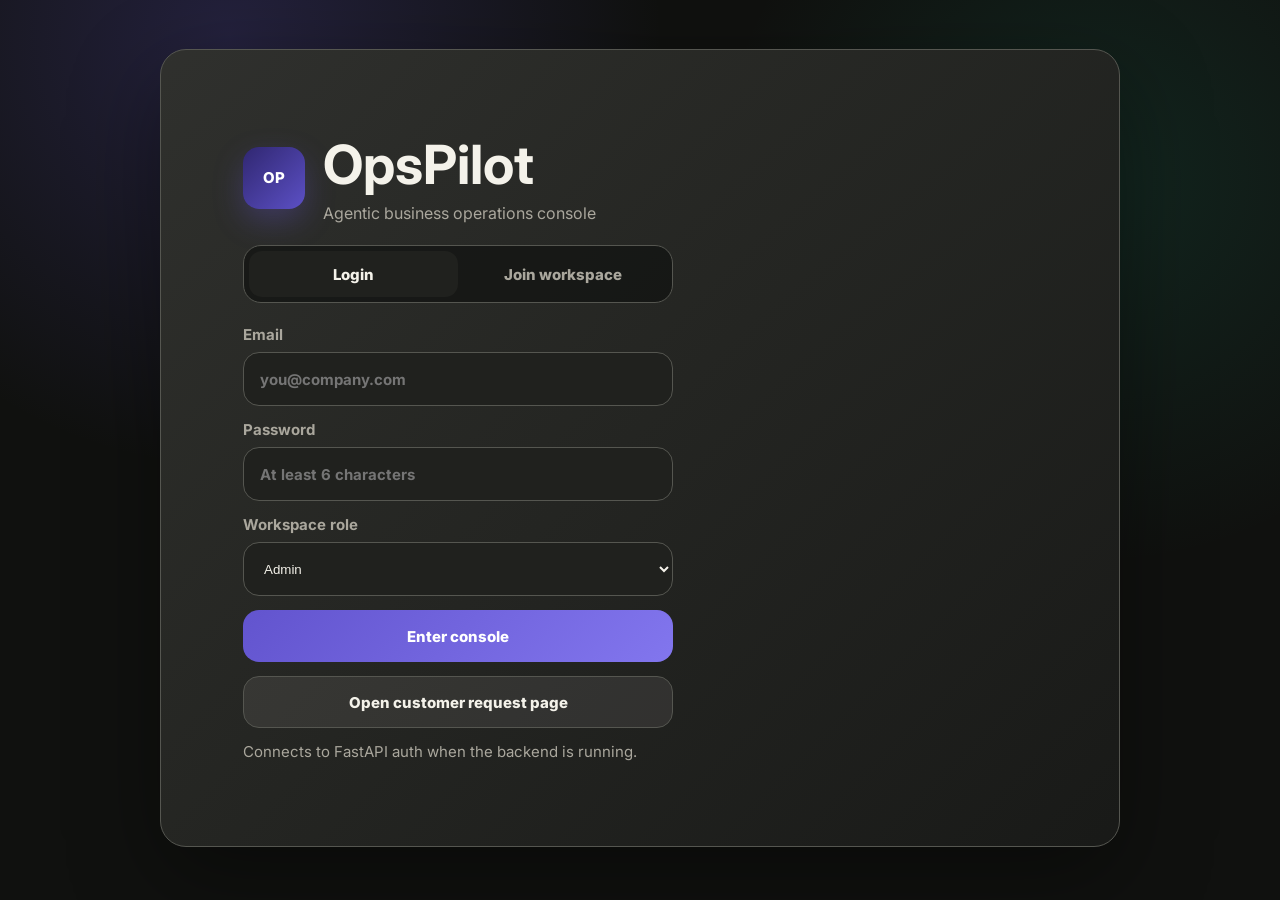
<file: frontend/index.html>
<!doctype html>
<html lang="en">
  <head>
    <meta charset="UTF-8" />
    <meta name="viewport" content="width=device-width, initial-scale=1.0" />
    <title>OpsPilot Console</title>
    <link rel="preconnect" href="https://fonts.googleapis.com" />
    <link rel="preconnect" href="https://fonts.gstatic.com" crossorigin />
    <link href="https://fonts.googleapis.com/css2?family=Inter:wght@400;500;600;700;800&display=swap" rel="stylesheet" />
    <link rel="stylesheet" href="styles.css" />
  </head>

  <body>
    <main class="app-shell">
      <section class="auth-screen" id="authScreen">
        <div class="orbital-card">
          <div class="brand-row">
            <div class="logo-mark">OP</div>
            <div>
              <h1>OpsPilot</h1>
              <p>Agentic business operations console</p>
            </div>
          </div>

          <div class="auth-tabs">
            <button class="active" data-auth-tab="login">Login</button>
            <button data-auth-tab="join">Join workspace</button>
          </div>

          <form id="authForm" class="auth-form">
            <label id="nameField">
              <span>Full name</span>
              <input name="full_name" type="text" autocomplete="name" placeholder="Your name" />
            </label>

            <label>
              <span>Email</span>
              <input name="email" type="email" autocomplete="email" placeholder="you@company.com" required />
            </label>

            <label>
              <span>Password</span>
              <input name="password" type="password" autocomplete="current-password" placeholder="At least 6 characters" required />
            </label>

            <label>
              <span>Workspace role</span>
              <select name="role">
                <option value="admin">Admin</option>
                <option value="operator">Operator</option>
              </select>
            </label>

            <button class="primary-action" type="submit" id="authSubmit">Enter console</button>
            <a class="ghost-link" href="customer.html">Open customer request page</a>

            <p class="form-note" id="authMessage">Connects to FastAPI auth when the backend is running.</p>
          </form>
        </div>
      </section>

      <section class="console-screen hidden" id="consoleScreen">
        <header class="topbar">
          <div class="brand-mini">
            <div class="logo-mark small">OP</div>
            <strong>OpsPilot</strong>
            <span>/</span>
            <span>Console</span>
          </div>

          <div class="top-actions">
            <span class="role-pill" id="roleBadge">Admin</span>
            <button class="model-pill" id="modelButton" data-admin-only><span></span><b id="modelName">gpt-4o</b> · langgraph</button>
            <button class="icon-button" id="themeButton" type="button">Light</button>
            <button class="icon-button" data-panel="profile" type="button">Profile</button>
          </div>
        </header>

        <section class="utility-panel hidden" id="utilityPanel">
          <div class="utility-head">
            <h2 id="utilityTitle">Profile</h2>
            <button class="panel-close" id="panelClose" type="button">Close</button>
          </div>
          <div class="utility-body" id="utilityBody"></div>
        </section>

        <section class="command-wrap">
          <div class="notification-banner hidden" id="notificationBanner">New customer request received.</div>

          <div class="command-bar" id="dropZone">
            <span class="search-icon">⌕</span>
            <input id="taskInput" placeholder="Describe a task, paste an invoice, or drop a file..." />
            <button id="runTaskButton">Run</button>
          </div>

          <div class="quick-row">
            <button id="clearButton">Clear</button>
            <button id="refreshButton">Refresh data</button>
            <button id="summaryButton">Daily summary</button>
          </div>
        </section>

        <section class="live-panel">
          <div class="panel-status">
            <strong><span class="live-dot"></span> LIVE · TASK <span id="liveTaskId">--</span></strong>
            <code id="processingTime">ready</code>
          </div>

          <div class="message-row">
            <div class="person-badge" id="personBadge">IN</div>
            <div class="message-copy">
              <div><strong id="customerName">Current request</strong> <span>waiting for input</span></div>
              <p id="taskText">No task has been processed yet.</p>
            </div>
          </div>

          <div class="agent-grid">
            <div class="reason-card">
              <h2>Reasoning Chain</h2>
              <ul id="reasoningList"></ul>
            </div>

            <div class="output-card">
              <div class="output-heading">
                <h2>Output</h2>
                <div class="confidence-ring"><span id="confidenceValue">--</span></div>
              </div>

              <dl>
                <dt>type</dt>
                <dd id="outType">--</dd>

                <dt>category</dt>
                <dd id="outCategory">--</dd>

                <dt>priority</dt>
                <dd id="outPriority">--</dd>

                <dt>team</dt>
                <dd id="outTeam">--</dd>

                <dt>sla</dt>
                <dd id="outSla">--</dd>
              </dl>
            </div>

            <div class="ai-insight-card">
              <div>
                <h2>AI Suggestions</h2>
                <ul id="suggestionList">
                  <li>No suggestions yet.</li>
                </ul>
              </div>

              <div>
                <div class="reply-head">
                  <h2>Reply Draft</h2>
                  <div class="reply-actions">
                    <button class="mini-action" id="copyReplyButton" type="button">Copy</button>
                    <button class="mini-action" id="sendReplyButton" type="button">Email</button>
                  </div>
                </div>
                <p id="replyDraft">Run a task to generate a response draft.</p>
              </div>
            </div>
          </div>
        </section>

        <section class="analytics-card" id="adminAnalytics">
          <div class="section-heading">
            <h2>Admin analytics</h2>
            <span id="analyticsSummary">No requests yet</span>
          </div>

          <div class="analytics-grid">
            <div><span>High priority</span><strong id="analyticsHigh">0</strong></div>
            <div><span>Tickets</span><strong id="analyticsTickets">0</strong></div>
            <div><span>Invoices</span><strong id="analyticsInvoices">0</strong></div>
            <div><span>Top team</span><strong id="analyticsTopTeam">--</strong></div>
          </div>
        </section>

        <section class="metrics-grid">
          <article>
            <span>Tasks today</span>
            <strong id="metricTasks">0</strong>
            <small>live</small>
            <canvas data-chart="tasks"></canvas>
          </article>

          <article>
            <span>Invoices</span>
            <strong id="metricInvoices">0</strong>
            <small>live</small>
            <canvas data-chart="invoices"></canvas>
          </article>

          <article>
            <span>Latency</span>
            <strong id="metricLatency">--</strong>
            <small>p50</small>
            <canvas data-chart="latency"></canvas>
          </article>

          <article>
            <span>Accuracy</span>
            <strong id="metricAccuracy">--</strong>
            <small>live</small>
            <canvas data-chart="accuracy"></canvas>
          </article>
        </section>

        <section class="workload-card">
          <div class="section-heading">
            <h2>Team workload · today</h2>
            <span id="routedCount">0 tasks routed</span>
          </div>

          <div class="workload-bar">
            <span id="billingBar" style="--w:25%; --c:#6657d6"></span>
            <span id="financeBar" style="--w:25%; --c:#22a87f"></span>
            <span id="supportBar" style="--w:25%; --c:#4b9add"></span>
            <span id="opsBar" style="--w:25%; --c:#ec6a42"></span>
          </div>

          <div class="legend">
            <span><i style="--c:#6657d6"></i>Billing <b id="billingCount">0</b></span>
            <span><i style="--c:#22a87f"></i>Finance <b id="financeCount">0</b></span>
            <span><i style="--c:#4b9add"></i>Support <b id="supportCount">0</b></span>
            <span><i style="--c:#ec6a42"></i>Ops <b id="opsCount">0</b></span>
          </div>
        </section>

        <section class="activity-card">
          <div class="section-heading">
            <h2>Activity stream</h2>
            <div class="filters">
              <button class="active" data-filter="all">All</button>
              <button data-filter="ticket">Tickets</button>
              <button data-filter="invoice">Invoices</button>
            </div>
          </div>

          <div class="console-controls">
            <input id="searchInput" placeholder="Search ID, email, priority, team, status, channel..." />
            <select id="priorityFilter">
              <option value="all">All priorities</option>
              <option value="High">High</option>
              <option value="Med">Med</option>
              <option value="Low">Low</option>
            </select>
            <select id="statusFilter">
              <option value="all">All status</option>
              <option value="New">New</option>
              <option value="In Progress">In Progress</option>
              <option value="Waiting Customer">Waiting Customer</option>
              <option value="Resolved">Resolved</option>
            </select>
            <select id="channelFilter">
              <option value="all">All channels</option>
              <option value="Website Form">Website Form</option>
              <option value="Email">Email</option>
              <option value="WhatsApp">WhatsApp</option>
              <option value="Telegram">Telegram</option>
              <option value="Invoice Upload">Invoice Upload</option>
              <option value="Manual Entry">Manual Entry</option>
              <option value="Console">Console</option>
            </select>
            <button id="viewToggle" type="button">Kanban view</button>
            <button id="exportButton" type="button">Export CSV</button>
          </div>

          <div class="activity-list" id="activityList"></div>
        </section>

        <section class="kanban-card hidden" id="kanbanCard">
          <div class="section-heading">
            <h2>Kanban board</h2>
            <span>Grouped by workflow status</span>
          </div>
          <div class="kanban-grid" id="kanbanGrid"></div>
        </section>

        <section class="summary-card hidden" id="summaryCard">
          <div class="section-heading">
            <h2>Daily AI summary</h2>
            <button class="panel-close" id="summaryClose" type="button">Close</button>
          </div>
          <p id="summaryText"></p>
        </section>

        <section class="ticket-detail-card hidden" id="ticketDetail">
          <div class="section-heading">
            <h2>Ticket detail</h2>
            <button class="panel-close" id="detailClose" type="button">Close</button>
          </div>

          <div class="detail-grid">
            <div class="detail-main">
              <span id="detailMeta">Select a request</span>
              <h3 id="detailTitle">No ticket selected</h3>
              <p id="detailMessage">Click any activity item to open details.</p>
            </div>

            <div class="detail-side">
              <div><span>Status</span><strong id="detailStatus">--</strong></div>
              <div><span>SLA</span><strong id="detailSla">--</strong></div>
              <div><span>Sentiment</span><strong id="detailSentiment">--</strong></div>
              <div><span>Channel</span><strong id="detailChannel">--</strong></div>
            </div>
          </div>

          <div class="status-row">
            <button data-status="New" type="button">New</button>
            <button data-status="In Progress" type="button">In Progress</button>
            <button data-status="Waiting Customer" type="button">Waiting Customer</button>
            <button data-status="Resolved" type="button">Resolved</button>
            <button id="escalateButton" type="button">Escalate</button>
          </div>

          <div class="knowledge-box">
            <h3>Knowledge suggestions</h3>
            <ul id="knowledgeList">
              <li>No article selected.</li>
            </ul>
          </div>

          <div class="notes-grid">
            <form class="note-form" id="noteForm">
              <h3>Internal notes</h3>
              <textarea id="noteInput" placeholder="Add private note for this request..."></textarea>
              <button class="mini-action" type="submit">Add note</button>
            </form>

            <div class="timeline-box">
              <h3>Activity timeline</h3>
              <ul id="timelineList">
                <li>No timeline yet.</li>
              </ul>
            </div>
          </div>
        </section>
      </section>
    </main>

    <script src="app.js?v=advanced-intake-1"></script>
  </body>
</html>
</file>
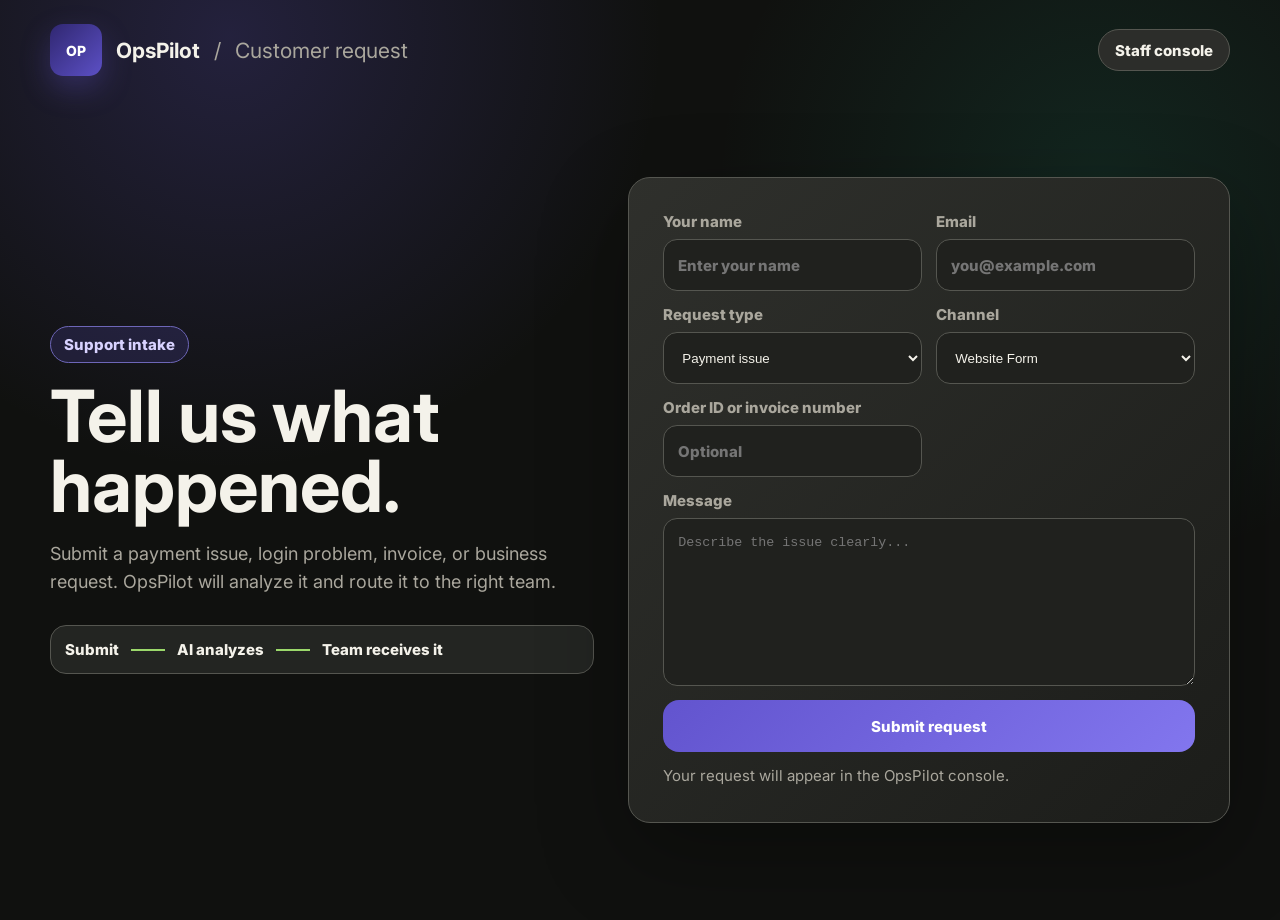
<file: frontend/customer.html>
<!doctype html>
<html lang="en">
  <head>
    <meta charset="UTF-8" />
    <meta name="viewport" content="width=device-width, initial-scale=1.0" />
    <title>Submit Request | OpsPilot</title>
    <link rel="preconnect" href="https://fonts.googleapis.com" />
    <link rel="preconnect" href="https://fonts.gstatic.com" crossorigin />
    <link href="https://fonts.googleapis.com/css2?family=Inter:wght@400;500;600;700;800&display=swap" rel="stylesheet" />
    <link rel="stylesheet" href="styles.css" />
  </head>

  <body>
    <main class="customer-shell">
      <header class="customer-topbar">
        <a class="brand-mini" href="index.html">
          <div class="logo-mark small">OP</div>
          <strong>OpsPilot</strong>
          <span>/</span>
          <span>Customer request</span>
        </a>

        <a class="icon-button" href="index.html">Staff console</a>
      </header>

      <section class="customer-layout">
        <div class="customer-copy">
          <span class="eyebrow">Support intake</span>
          <h1>Tell us what happened.</h1>
          <p>
            Submit a payment issue, login problem, invoice, or business request. OpsPilot will analyze it and route it to the right team.
          </p>

          <div class="flow-strip">
            <span>Submit</span>
            <i></i>
            <span>AI analyzes</span>
            <i></i>
            <span>Team receives it</span>
          </div>
        </div>

        <form class="customer-form" id="customerForm">
          <label>
            <span>Your name</span>
            <input name="customer_name" type="text" placeholder="Enter your name" required />
          </label>

          <label>
            <span>Email</span>
            <input name="email" type="email" placeholder="you@example.com" required />
          </label>

          <label>
            <span>Request type</span>
            <select name="request_type">
              <option value="Payment issue">Payment issue</option>
              <option value="Login problem">Login problem</option>
              <option value="Invoice">Invoice</option>
              <option value="General request">General request</option>
            </select>
          </label>

          <label>
            <span>Channel</span>
            <select name="channel">
              <option value="Website Form">Website Form</option>
              <option value="Email">Email</option>
              <option value="WhatsApp">WhatsApp</option>
              <option value="Telegram">Telegram</option>
              <option value="Invoice Upload">Invoice Upload</option>
              <option value="Manual Entry">Manual Entry</option>
            </select>
          </label>

          <label>
            <span>Order ID or invoice number</span>
            <input name="reference" type="text" placeholder="Optional" />
          </label>

          <label class="full-field">
            <span>Message</span>
            <textarea name="message" placeholder="Describe the issue clearly..." required></textarea>
          </label>

          <button class="primary-action" type="submit" id="customerSubmit">Submit request</button>
          <p class="form-note" id="customerMessage">Your request will appear in the OpsPilot console.</p>
        </form>
      </section>
    </main>

    <script src="customer.js?v=multi-channel-1"></script>
  </body>
</html>
</file>
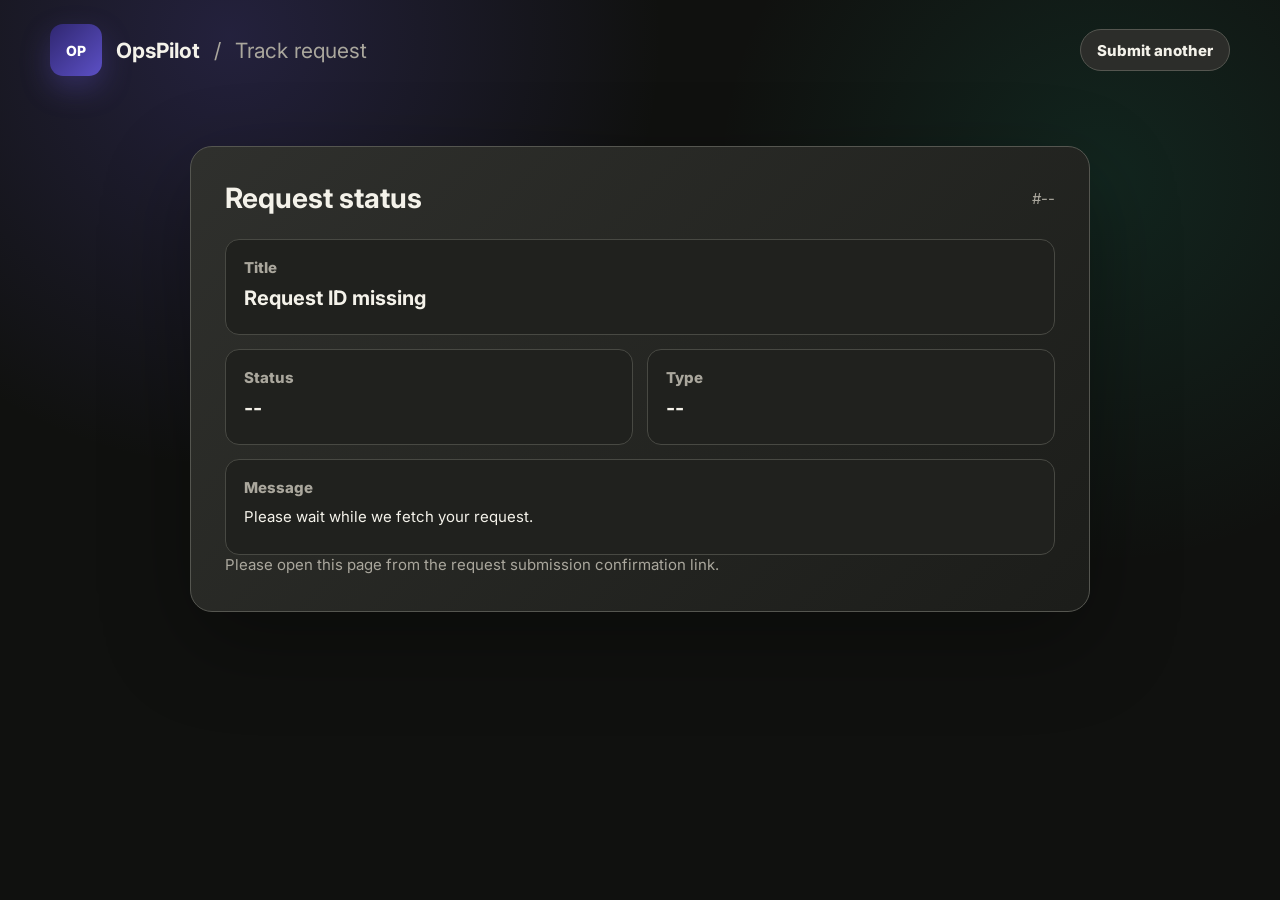
<file: frontend/track.html>
<!doctype html>
<html lang="en">
  <head>
    <meta charset="UTF-8" />
    <meta name="viewport" content="width=device-width, initial-scale=1.0" />
    <title>Track Request | OpsPilot</title>
    <link rel="preconnect" href="https://fonts.googleapis.com" />
    <link rel="preconnect" href="https://fonts.gstatic.com" crossorigin />
    <link href="https://fonts.googleapis.com/css2?family=Inter:wght@400;500;600;700;800&display=swap" rel="stylesheet" />
    <link rel="stylesheet" href="styles.css" />
  </head>

  <body>
    <main class="customer-shell">
      <header class="customer-topbar">
        <a class="brand-mini" href="customer.html">
          <div class="logo-mark small">OP</div>
          <strong>OpsPilot</strong>
          <span>/</span>
          <span>Track request</span>
        </a>

        <a class="icon-button" href="customer.html">Submit another</a>
      </header>

      <section class="track-card">
        <div class="section-heading">
          <h1>Request status</h1>
          <span id="trackId">#--</span>
        </div>

        <div class="track-grid">
          <div>
            <span>Title</span>
            <strong id="trackTitle">Loading...</strong>
          </div>
          <div>
            <span>Status</span>
            <strong id="trackStatus">--</strong>
          </div>
          <div>
            <span>Type</span>
            <strong id="trackType">--</strong>
          </div>
          <div>
            <span>Message</span>
            <p id="trackMessage">Please wait while we fetch your request.</p>
          </div>
        </div>

        <p class="form-note" id="trackNote">This status is loaded from OpsPilot.</p>
      </section>
    </main>

    <script src="track.js?v=tracking-1"></script>
  </body>
</html>
</file>
<file: frontend/styles.css>
:root {
  color-scheme: dark;
  --bg: #10110f;
  --panel: #2c2d2a;
  --panel-soft: #343531;
  --ink: #f4f2ea;
  --muted: #aaa79d;
  --line: #555650;
  --purple: #6254ce;
  --purple-deep: #2b256d;
  --green: #9bd86b;
  --teal: #1fa480;
  --orange: #cf552a;
  --blue: #4995d8;
}

body[data-theme="light"] {
  color-scheme: light;
  --bg: #f4f5f1;
  --panel: #ffffff;
  --panel-soft: #f2f3ef;
  --ink: #1d211b;
  --muted: #686c63;
  --line: #d5d8cf;
  --purple-deep: #e9e6ff;
}

* { box-sizing: border-box; }

body {
  margin: 0;
  min-height: 100vh;
  font-family: Inter, system-ui, -apple-system, BlinkMacSystemFont, "Segoe UI", sans-serif;
  background:
    radial-gradient(circle at 18% 4%, rgba(98, 84, 206, .24), transparent 27rem),
    radial-gradient(circle at 86% 20%, rgba(31, 164, 128, .14), transparent 24rem),
    var(--bg);
  color: var(--ink);
  font-size: 15px;
}

button, input { font: inherit; }
button { cursor: pointer; }
a { color: inherit; text-decoration: none; }

.app-shell {
  width: min(1470px, calc(100% - 28px));
  margin: 0 auto;
  padding: 24px 0 28px;
}

.hidden { display: none !important; }

.console-screen { position: relative; }

.auth-screen {
  min-height: calc(100vh - 52px);
  display: grid;
  place-items: center;
}

.orbital-card {
  position: relative;
  width: min(960px, 100%);
  min-height: 620px;
  display: grid;
  align-content: center;
  gap: 22px;
  overflow: hidden;
  padding: clamp(28px, 7vw, 82px);
  border: 1px solid var(--line);
  border-radius: 26px;
  background: linear-gradient(135deg, rgba(48, 49, 45, .96), rgba(25, 26, 24, .97));
  box-shadow: 0 30px 90px rgba(0,0,0,.38);
}

.brand-row, .brand-mini, .top-actions, .quick-row, .section-heading, .legend, .filters, .utility-head, .output-heading, .reply-head {
  display: flex;
  align-items: center;
}

.brand-row { gap: 18px; position: relative; z-index: 1; }
.brand-row h1 { margin: 0; font-size: clamp(34px, 5vw, 54px); letter-spacing: 0; }
.brand-row p { margin: 6px 0 0; color: var(--muted); font-size: 16px; }

.logo-mark {
  display: grid;
  place-items: center;
  width: 62px;
  height: 62px;
  border-radius: 16px;
  background: linear-gradient(135deg, #302771, #5c50c5);
  color: white;
  font-weight: 800;
  box-shadow: 0 12px 30px rgba(98,84,206,.32);
}

.logo-mark.small { width: 52px; height: 52px; border-radius: 13px; font-size: 14px; }

.auth-tabs {
  position: relative;
  z-index: 1;
  width: min(430px, 100%);
  display: grid;
  grid-template-columns: 1fr 1fr;
  padding: 5px;
  border: 1px solid var(--line);
  border-radius: 18px;
  background: rgba(17,18,16,.7);
}

.auth-tabs button, .filters button, .quick-row button, .icon-button {
  border: 0;
  color: var(--muted);
  background: transparent;
}

.auth-tabs button {
  min-height: 46px;
  border-radius: 13px;
  font-weight: 800;
}

.auth-tabs button.active, .filters button.active {
  background: #20211e;
  color: var(--ink);
}

.auth-form {
  position: relative;
  z-index: 1;
  width: min(430px, 100%);
  display: grid;
  gap: 14px;
}

.auth-form label { display: grid; gap: 8px; color: var(--muted); font-weight: 700; }
.auth-form input, .auth-form select, .command-bar input {
  width: 100%;
  border: 1px solid var(--line);
  border-radius: 16px;
  background: #20211e;
  color: var(--ink);
  outline: 0;
}

.auth-form input, .auth-form select { height: 54px; padding: 0 16px; }
.auth-form input:focus, .command-bar:focus-within { border-color: #a79cff; box-shadow: 0 0 0 4px rgba(98,84,206,.2); }

.primary-action, .ghost-action, .ghost-link, .command-bar button {
  display: grid;
  place-items: center;
  min-height: 52px;
  border: 0;
  border-radius: 16px;
  color: white;
  font-weight: 800;
  background: linear-gradient(135deg, var(--purple), #8276ee);
}

.ghost-action, .ghost-link {
  color: var(--ink);
  background: rgba(244,242,234,.08);
  border: 1px solid var(--line);
}

.form-note { min-height: 22px; margin: 0; color: var(--muted); }
.form-note a { color: var(--green); font-weight: 800; }

.topbar {
  position: relative;
  z-index: 20;
  display: flex;
  justify-content: space-between;
  gap: 20px;
  align-items: center;
  margin-bottom: 24px;
}

.brand-mini { gap: 14px; font-size: 21px; }
.brand-mini span { color: var(--muted); }
.top-actions { gap: 12px; }

.model-pill, .icon-button, .role-pill {
  min-height: 42px;
  border: 0;
  border-radius: 24px;
  font-weight: 800;
}

.role-pill {
  display: inline-flex;
  align-items: center;
  padding: 0 14px;
  border: 1px solid rgba(155,216,107,.5);
  color: #dff7cf;
  background: rgba(155,216,107,.12);
}

.model-pill {
  display: flex;
  gap: 9px;
  align-items: center;
  padding: 0 18px;
  color: #223b14;
  background: #edf8e6;
}

.model-pill span {
  width: 12px;
  height: 12px;
  border-radius: 50%;
  background: #6aa72a;
}

.icon-button {
  display: inline-flex;
  align-items: center;
  justify-content: center;
  padding: 0 16px;
  border: 1px solid var(--line);
  color: var(--ink);
  background: var(--panel);
}

.icon-button.active, .icon-button:hover {
  border-color: #a79cff;
  background: #353341;
}

.utility-panel {
  position: absolute;
  top: 72px;
  right: 0;
  z-index: 10;
  width: min(420px, calc(100vw - 32px));
  padding: 16px;
  border: 1px solid var(--line);
  border-radius: 16px;
  background: #252622;
  box-shadow: 0 22px 70px rgba(0,0,0,.42);
}

.utility-head {
  justify-content: space-between;
  gap: 14px;
  margin-bottom: 16px;
}

.utility-head h2 {
  margin: 0;
  font-size: 18px;
}

.panel-close {
  min-height: 36px;
  padding: 0 13px;
  border: 1px solid var(--line);
  border-radius: 999px;
  color: var(--ink);
  background: #20211e;
}

.utility-body {
  display: grid;
  gap: 14px;
}

.utility-grid {
  display: grid;
  grid-template-columns: repeat(3, 1fr);
  gap: 14px;
}

.utility-tile {
  min-height: 94px;
  padding: 16px;
  border: 1px solid #484943;
  border-radius: 12px;
  background: #20211e;
}

.utility-tile span, .utility-row span {
  display: block;
  color: var(--muted);
  font-size: 13px;
  margin-bottom: 7px;
}

.utility-tile strong {
  font-size: 18px;
}

.about-box {
  padding: 16px;
  border: 1px solid #484943;
  border-radius: 12px;
  background: #20211e;
}

.about-box h3 {
  margin: 0 0 8px;
  font-size: 17px;
}

.about-box p {
  margin: 0;
  color: var(--muted);
  line-height: 1.5;
}

.profile-actions {
  display: grid;
  grid-template-columns: 1fr 1fr;
  gap: 10px;
}

.profile-actions button, .profile-actions a {
  min-height: 42px;
  display: grid;
  place-items: center;
  border: 1px solid var(--line);
  border-radius: 12px;
  color: var(--ink);
  background: #2f302c;
  font-weight: 800;
}

.profile-actions button:hover, .profile-actions a:hover {
  border-color: #a79cff;
  background: #353341;
}

.utility-list {
  display: grid;
  gap: 8px;
}

.utility-row {
  display: grid;
  grid-template-columns: 76px 1fr 72px;
  align-items: center;
  gap: 12px;
  min-height: 44px;
  padding: 10px 12px;
  border: 1px solid #484943;
  border-radius: 10px;
  background: #20211e;
}

.mini-action {
  min-height: 34px;
  border: 1px solid var(--line);
  border-radius: 999px;
  color: var(--ink);
  background: #2f302c;
}

.settings-form {
  display: grid;
  grid-template-columns: 1fr 150px 130px auto;
  gap: 12px;
  align-items: end;
}

.settings-form label {
  display: grid;
  gap: 7px;
  color: var(--muted);
  font-weight: 700;
}

.settings-form input, .settings-form select {
  min-height: 42px;
  border: 1px solid var(--line);
  border-radius: 12px;
  padding: 0 12px;
  color: var(--ink);
  background: #20211e;
}

.settings-form button {
  min-height: 42px;
  border: 0;
  border-radius: 12px;
  padding: 0 16px;
  color: white;
  font-weight: 800;
  background: var(--purple);
}

.command-wrap { display: grid; gap: 12px; margin-bottom: 24px; }

.notification-banner {
  min-height: 46px;
  display: grid;
  align-items: center;
  padding: 0 18px;
  border: 1px solid rgba(155,216,107,.55);
  border-radius: 14px;
  color: #dcf9cc;
  background: rgba(44,78,32,.55);
  font-weight: 800;
}

.command-bar {
  display: grid;
  grid-template-columns: auto 1fr auto;
  align-items: center;
  gap: 14px;
  min-height: 76px;
  padding: 0 12px 0 24px;
  border: 1px solid var(--line);
  border-radius: 20px;
  background: var(--panel);
  transition: .2s ease;
}

.command-bar.dragging { transform: translateY(-2px); border-color: var(--green); }
.search-icon { color: var(--muted); font-size: 34px; }
.command-bar input { border: 0; background: transparent; font-size: 18px; }
.command-bar button { min-width: 112px; }

.quick-row { gap: 10px; flex-wrap: wrap; }
.quick-row button {
  min-height: 38px;
  padding: 0 14px;
  border: 1px solid var(--line);
  border-radius: 999px;
  background: rgba(244,242,234,.06);
}

.live-panel, .workload-card, .activity-card, .analytics-card, .ticket-detail-card, .kanban-card, .summary-card, .metrics-grid article {
  border: 1px solid var(--line);
  background: var(--panel);
  box-shadow: inset 0 1px rgba(255,255,255,.04);
}

.live-panel {
  overflow: hidden;
  border-color: #a79cff;
  border-radius: 20px;
  margin-bottom: 24px;
}

.panel-status {
  display: flex;
  justify-content: space-between;
  gap: 16px;
  align-items: center;
  padding: 18px 28px;
  background: var(--purple-deep);
}

.live-dot {
  display: inline-block;
  width: 13px;
  height: 13px;
  margin-right: 12px;
  border-radius: 50%;
  background: var(--green);
  box-shadow: 0 0 0 0 rgba(155,216,107,.8);
  animation: pulse 1.5s infinite;
}

@keyframes pulse {
  70% { box-shadow: 0 0 0 12px rgba(155,216,107,0); }
}

.panel-status code { color: #aaa1e5; font-size: 18px; font-weight: 800; }
.message-row { display: grid; grid-template-columns: 58px 1fr; gap: 18px; padding: 30px 32px; }
.person-badge {
  display: grid;
  place-items: center;
  width: 56px;
  height: 56px;
  border-radius: 50%;
  background: #faece8;
  color: #723b2c;
  font-weight: 800;
}

.message-copy span { color: var(--muted); margin-left: 10px; }
.message-copy p {
  margin: 10px 0 0;
  padding: 18px 20px;
  border-radius: 16px;
  background: #22231f;
  font-size: 18px;
  line-height: 1.5;
}

.agent-grid {
  display: grid;
  grid-template-columns: 1.15fr 1fr;
  gap: 24px;
  padding: 0 32px 30px;
}

.reason-card, .output-card, .ai-insight-card {
  min-height: 270px;
  border-radius: 16px;
  padding: 28px;
}

.reason-card { background: #242520; }
.reason-card h2, .output-card h2, .ai-insight-card h2, .section-heading h2 {
  margin: 0;
  font-size: 17px;
  text-transform: none;
}

.reason-card h2, .output-card h2, .ai-insight-card h2 {
  margin-bottom: 22px;
  color: #cbc8bf;
  text-transform: uppercase;
  letter-spacing: 0;
}

.reason-card ul { list-style: none; display: grid; gap: 16px; padding: 0; margin: 0; }
.reason-card li {
  display: grid;
  grid-template-columns: 28px 1fr auto;
  align-items: center;
  gap: 16px;
  min-height: 36px;
  color: var(--muted);
  font-size: 16px;
}

.reason-card li.done { color: var(--ink); }
.reason-card li.active {
  padding: 9px 12px;
  margin-left: -12px;
  border-radius: 10px;
  color: #6b61c6;
  background: #ededff;
}

.reason-card i {
  width: 24px;
  height: 24px;
  border: 2px solid #666762;
  border-radius: 50%;
}

.reason-card li.done i { border: 0; border-radius: 0; }
.reason-card li.done i::before { content: "✓"; color: var(--teal); font-size: 28px; }
.reason-card li.active i { border: 0; background: var(--purple); }
.reason-card small { color: var(--muted); }

.output-card {
  background: var(--purple-deep);
}

.ai-insight-card {
  grid-column: 1 / -1;
  min-height: 0;
  display: grid;
  grid-template-columns: 1fr 1fr;
  gap: 22px;
  background: #20211e;
}

.output-heading {
  justify-content: space-between;
  gap: 18px;
  margin-bottom: 22px;
}

.output-card .output-heading h2 {
  margin-bottom: 0;
}

.confidence-ring {
  position: relative;
  flex: 0 0 auto;
  width: 70px;
  height: 70px;
  display: grid;
  place-items: center;
  border-radius: 50%;
  background: conic-gradient(var(--green) 0 352deg, rgba(255,255,255,.18) 352deg);
}

.confidence-ring::after {
  content: "";
  position: absolute;
  inset: 7px;
  border-radius: 50%;
  background: var(--purple-deep);
}

.confidence-ring span {
  position: relative;
  z-index: 1;
  color: var(--green);
  font-weight: 800;
}

.output-card dl {
  display: grid;
  grid-template-columns: minmax(86px, 120px) minmax(0, 1fr);
  gap: 13px;
  margin: 0;
  font-size: 16px;
}

.output-card dt { color: #bdb5df; }
.output-card dd { margin: 0; justify-self: end; max-width: 100%; font-weight: 800; text-align: right; overflow-wrap: anywhere; }
#outType { padding: 8px 16px; border-radius: 999px; background: #6657d6; }
#outPriority { padding: 8px 16px; border-radius: 999px; background: var(--orange); }
#outTeam { color: var(--green); }

.ai-insight-card ul {
  display: grid;
  gap: 10px;
  margin: 0;
  padding: 0;
  list-style: none;
}

.ai-insight-card li, .ai-insight-card p {
  margin: 0;
  color: var(--ink);
  line-height: 1.45;
}

.ai-insight-card li {
  position: relative;
  padding-left: 20px;
}

.ai-insight-card li::before {
  content: "";
  position: absolute;
  top: .7em;
  left: 0;
  width: 8px;
  height: 8px;
  border-radius: 50%;
  background: var(--green);
}

.reply-head {
  justify-content: space-between;
  gap: 12px;
  margin-bottom: 22px;
}

.reply-actions {
  display: flex;
  gap: 8px;
  flex-wrap: wrap;
}

.reply-head h2 {
  margin-bottom: 0;
}

.mini-action:disabled {
  cursor: not-allowed;
  opacity: .55;
}

.analytics-card {
  border-radius: 18px;
  padding: 24px;
  margin-bottom: 24px;
}

.analytics-grid {
  display: grid;
  grid-template-columns: repeat(4, 1fr);
  gap: 14px;
}

.analytics-grid div {
  min-height: 96px;
  padding: 18px;
  border: 1px solid #484943;
  border-radius: 14px;
  background: #20211e;
}

.analytics-grid span {
  display: block;
  color: var(--muted);
  margin-bottom: 10px;
}

.analytics-grid strong {
  display: block;
  font-size: 28px;
}

.metrics-grid {
  display: grid;
  grid-template-columns: repeat(4, 1fr);
  gap: 20px;
  margin-bottom: 24px;
}

.metrics-grid article {
  position: relative;
  min-height: 132px;
  overflow: hidden;
  border-radius: 18px;
  padding: 20px;
}

.metrics-grid span, .metrics-grid small { display: block; color: var(--muted); }
.metrics-grid strong { display: block; margin: 8px 0; font-size: 28px; }
.metrics-grid small { color: #4d9d26; font-weight: 800; }
.metrics-grid canvas { position: absolute; right: 20px; bottom: 34px; width: 118px; height: 42px; }

.workload-card, .activity-card, .kanban-card, .summary-card { border-radius: 18px; padding: 28px; margin-bottom: 24px; }
.section-heading { justify-content: space-between; gap: 16px; margin-bottom: 24px; }
.section-heading span { color: var(--muted); }

.workload-bar {
  display: flex;
  overflow: hidden;
  height: 16px;
  border-radius: 999px;
  background: #20211e;
}

.workload-bar span { width: var(--w); background: var(--c); }
.legend { justify-content: space-between; gap: 18px; flex-wrap: wrap; margin-top: 24px; color: var(--muted); font-size: 16px; }
.legend span { display: flex; align-items: center; gap: 10px; }
.legend i { width: 16px; height: 16px; border-radius: 5px; background: var(--c); }
.legend b { margin-left: 70px; color: var(--ink); }

.filters { gap: 12px; }
.filters button {
  min-height: 40px;
  padding: 0 18px;
  border-radius: 999px;
  font-weight: 800;
}

.console-controls {
  display: grid;
  grid-template-columns: minmax(220px, 1fr) 150px 170px 170px auto auto;
  gap: 10px;
  margin-bottom: 18px;
}

.console-controls input, .console-controls select, .console-controls button {
  min-height: 42px;
  border: 1px solid var(--line);
  border-radius: 12px;
  padding: 0 12px;
  color: var(--ink);
  background: #20211e;
}

body[data-theme="light"] .console-controls input,
body[data-theme="light"] .console-controls select,
body[data-theme="light"] .console-controls button,
body[data-theme="light"] .auth-tabs button.active,
body[data-theme="light"] .panel-close,
body[data-theme="light"] .mini-action,
body[data-theme="light"] .status-row button {
  background: #f7f8f4;
}

.activity-list { display: grid; }
.empty-state {
  min-height: 58px;
  display: grid;
  align-items: center;
  color: var(--muted);
  border: 1px dashed #4a4b45;
  border-radius: 12px;
  padding: 0 16px;
}

.activity-item {
  display: grid;
  grid-template-columns: 16px 72px minmax(220px, 1fr) 118px 86px 58px;
  align-items: center;
  gap: 16px;
  width: 100%;
  min-height: 60px;
  border: 0;
  border-bottom: 1px solid #4a4b45;
  color: var(--ink);
  text-align: left;
  background: transparent;
  font-size: 16px;
}

.activity-item:hover, .activity-item.selected {
  background: rgba(244,242,234,.05);
}

.activity-item:last-child { border-bottom: 0; }
.activity-dot { width: 12px; height: 12px; border-radius: 50%; background: var(--green); }
.activity-dot.ticket { background: var(--purple); }
.activity-id, .activity-time { color: var(--muted); }
.tag {
  justify-self: start;
  padding: 7px 14px;
  border-radius: 999px;
  background: #e8e6ff;
  color: #2d2864;
  font-weight: 800;
}
.tag.invoice { background: #def4ee; color: #0d4c3d; }
.tag.general { background: #e6f2ff; color: #113a5b; }
.priority-high { color: var(--orange); font-weight: 800; }

.kanban-grid {
  display: grid;
  grid-template-columns: repeat(4, 1fr);
  gap: 14px;
}

.kanban-column {
  min-height: 250px;
  padding: 14px;
  border: 1px solid #484943;
  border-radius: 14px;
  background: #20211e;
}

.kanban-column h3 {
  display: flex;
  justify-content: space-between;
  margin: 0 0 12px;
  font-size: 16px;
}

.kanban-column h3 span {
  color: var(--green);
}

.kanban-items {
  display: grid;
  gap: 10px;
}

.kanban-item {
  display: grid;
  gap: 8px;
  width: 100%;
  padding: 12px;
  border: 1px solid var(--line);
  border-radius: 12px;
  color: var(--ink);
  text-align: left;
  background: var(--panel);
}

.kanban-item span, .kanban-items p {
  margin: 0;
  color: var(--muted);
}

.summary-card p {
  margin: 0;
  padding: 18px;
  border: 1px solid #484943;
  border-radius: 14px;
  background: #20211e;
  line-height: 1.55;
}

body[data-theme="light"] .summary-card p,
body[data-theme="light"] .kanban-column,
body[data-theme="light"] .detail-main,
body[data-theme="light"] .detail-side,
body[data-theme="light"] .knowledge-box,
body[data-theme="light"] .timeline-box,
body[data-theme="light"] .note-form,
body[data-theme="light"] .utility-tile,
body[data-theme="light"] .about-box,
body[data-theme="light"] .utility-row,
body[data-theme="light"] .analytics-grid div {
  background: #f7f8f4;
}

.ticket-detail-card {
  border-radius: 18px;
  padding: 28px;
  margin-bottom: 24px;
}

.detail-grid {
  display: grid;
  grid-template-columns: 1fr 360px;
  gap: 18px;
}

.detail-main, .detail-side, .knowledge-box {
  border: 1px solid #484943;
  border-radius: 14px;
  background: #20211e;
}

.detail-main {
  padding: 22px;
}

.detail-main span, .detail-side span {
  color: var(--muted);
  font-weight: 800;
}

.detail-main h3 {
  margin: 12px 0;
  font-size: 24px;
}

.detail-main p {
  margin: 0;
  color: var(--ink);
  line-height: 1.5;
}

.detail-side {
  display: grid;
  grid-template-columns: 1fr 1fr;
}

.detail-side div {
  min-height: 92px;
  padding: 16px;
  border-right: 1px solid #484943;
  border-bottom: 1px solid #484943;
}

.detail-side div:nth-child(2n) {
  border-right: 0;
}

.detail-side div:nth-last-child(-n + 2) {
  border-bottom: 0;
}

.detail-side strong {
  display: block;
  margin-top: 8px;
  font-size: 18px;
}

.status-row {
  display: flex;
  gap: 10px;
  flex-wrap: wrap;
  margin: 18px 0;
}

.status-row button {
  min-height: 40px;
  padding: 0 14px;
  border: 1px solid var(--line);
  border-radius: 999px;
  color: var(--ink);
  background: #242520;
  font-weight: 800;
}

.status-row button.active, #escalateButton {
  border-color: #a79cff;
  background: var(--purple);
}

.knowledge-box {
  padding: 20px;
}

.knowledge-box h3 {
  margin: 0 0 14px;
  font-size: 18px;
}

.knowledge-box ul {
  display: grid;
  gap: 10px;
  margin: 0;
  padding-left: 20px;
}

.notes-grid {
  display: grid;
  grid-template-columns: .9fr 1.1fr;
  gap: 18px;
}

.note-form, .timeline-box {
  padding: 20px;
  border: 1px solid #484943;
  border-radius: 14px;
  background: #20211e;
}

.note-form h3, .timeline-box h3 {
  margin: 0 0 14px;
}

.note-form textarea {
  width: 100%;
  min-height: 110px;
  margin-bottom: 12px;
  padding: 12px;
  border: 1px solid var(--line);
  border-radius: 12px;
  color: var(--ink);
  background: var(--panel);
  resize: vertical;
}

.timeline-box ul {
  display: grid;
  gap: 10px;
  margin: 0;
  padding: 0;
  list-style: none;
}

.timeline-box li {
  display: grid;
  gap: 4px;
  padding-left: 14px;
  border-left: 3px solid var(--purple);
}

.timeline-box span {
  color: var(--muted);
  font-size: 13px;
}

.customer-shell {
  width: min(1180px, calc(100% - 28px));
  margin: 0 auto;
  padding: 24px 0 34px;
}

.customer-topbar {
  display: flex;
  align-items: center;
  justify-content: space-between;
  gap: 18px;
  margin-bottom: 38px;
}

.customer-layout {
  min-height: calc(100vh - 128px);
  display: grid;
  grid-template-columns: .95fr 1.05fr;
  align-items: center;
  gap: 34px;
}

.customer-copy {
  display: grid;
  gap: 18px;
}

.eyebrow {
  width: max-content;
  padding: 8px 13px;
  border: 1px solid #6d66b8;
  border-radius: 999px;
  color: #d8d2ff;
  background: rgba(98,84,206,.18);
  font-weight: 800;
}

.customer-copy h1 {
  max-width: 640px;
  margin: 0;
  font-size: clamp(42px, 6vw, 72px);
  line-height: .98;
}

.customer-copy p {
  max-width: 560px;
  margin: 0;
  color: var(--muted);
  font-size: 18px;
  line-height: 1.55;
}

.flow-strip {
  width: min(560px, 100%);
  display: flex;
  align-items: center;
  gap: 12px;
  flex-wrap: wrap;
  margin-top: 12px;
  padding: 14px;
  border: 1px solid var(--line);
  border-radius: 16px;
  background: rgba(44,45,42,.72);
}

.flow-strip span {
  color: var(--ink);
  font-weight: 800;
}

.flow-strip i {
  width: 34px;
  height: 2px;
  background: var(--green);
}

.customer-form {
  display: grid;
  grid-template-columns: 1fr 1fr;
  gap: 14px;
  padding: clamp(22px, 4vw, 34px);
  border: 1px solid var(--line);
  border-radius: 22px;
  background: linear-gradient(135deg, rgba(48, 49, 45, .96), rgba(28, 29, 26, .98));
  box-shadow: 0 30px 90px rgba(0,0,0,.32);
}

.customer-form label {
  display: grid;
  gap: 8px;
  color: var(--muted);
  font-weight: 800;
}

.customer-form input, .customer-form select, .customer-form textarea {
  width: 100%;
  border: 1px solid var(--line);
  border-radius: 14px;
  background: #20211e;
  color: var(--ink);
  outline: 0;
}

.customer-form input, .customer-form select {
  min-height: 52px;
  padding: 0 14px;
}

.customer-form textarea {
  min-height: 168px;
  resize: vertical;
  padding: 14px;
  line-height: 1.45;
}

.customer-form input:focus, .customer-form select:focus, .customer-form textarea:focus {
  border-color: #a79cff;
  box-shadow: 0 0 0 4px rgba(98,84,206,.2);
}

.customer-form .full-field, .customer-form .primary-action, .customer-form .form-note {
  grid-column: 1 / -1;
}

.track-card {
  width: min(900px, 100%);
  margin: 70px auto 0;
  padding: clamp(22px, 4vw, 34px);
  border: 1px solid var(--line);
  border-radius: 22px;
  background: linear-gradient(135deg, rgba(48, 49, 45, .96), rgba(28, 29, 26, .98));
  box-shadow: 0 30px 90px rgba(0,0,0,.32);
}

.track-card h1 {
  margin: 0;
  font-size: 28px;
}

.track-grid {
  display: grid;
  grid-template-columns: 1fr 1fr;
  gap: 14px;
}

.track-grid div {
  min-height: 96px;
  padding: 18px;
  border: 1px solid #484943;
  border-radius: 14px;
  background: #20211e;
}

.track-grid div:first-child,
.track-grid div:last-child {
  grid-column: 1 / -1;
}

.track-grid span {
  display: block;
  color: var(--muted);
  margin-bottom: 9px;
  font-weight: 800;
}

.track-grid strong {
  display: block;
  font-size: 20px;
}

.track-grid p {
  margin: 0;
  line-height: 1.5;
  white-space: pre-wrap;
}

@media (max-width: 900px) {
  .topbar, .section-heading { align-items: flex-start; flex-direction: column; }
  .agent-grid, .metrics-grid, .ai-insight-card, .analytics-grid, .detail-grid, .kanban-grid, .notes-grid, .console-controls { grid-template-columns: 1fr; }
  .customer-layout, .customer-form, .track-grid { grid-template-columns: 1fr; }
  .track-grid div:first-child, .track-grid div:last-child { grid-column: auto; }
  .utility-grid, .settings-form, .profile-actions { grid-template-columns: 1fr; }
  .utility-row { grid-template-columns: 70px 1fr; }
  .message-row { grid-template-columns: 1fr; }
  .message-copy p { font-size: 19px; padding: 18px; }
  .activity-item { grid-template-columns: 18px 70px 1fr; gap: 12px; padding: 14px 0; }
  .activity-item .tag, .activity-item .priority, .activity-time { justify-self: start; }
}

@media (max-width: 560px) {
  .app-shell { width: min(100% - 18px, 1470px); padding-top: 10px; }
  .brand-mini { font-size: 20px; gap: 10px; }
  .top-actions { flex-wrap: wrap; }
  .customer-topbar { align-items: flex-start; flex-direction: column; }
  .command-bar { grid-template-columns: 1fr; padding: 14px; }
  .search-icon { display: none; }
  .command-bar input { font-size: 18px; min-height: 44px; }
  .panel-status { flex-direction: column; align-items: flex-start; }
  .agent-grid, .message-row, .live-panel .panel-status { padding-left: 18px; padding-right: 18px; }
  .output-card dl { grid-template-columns: 1fr; }
  .output-card dd { justify-self: start; }
  .output-heading { align-items: flex-start; flex-direction: column; }
}
</file>
